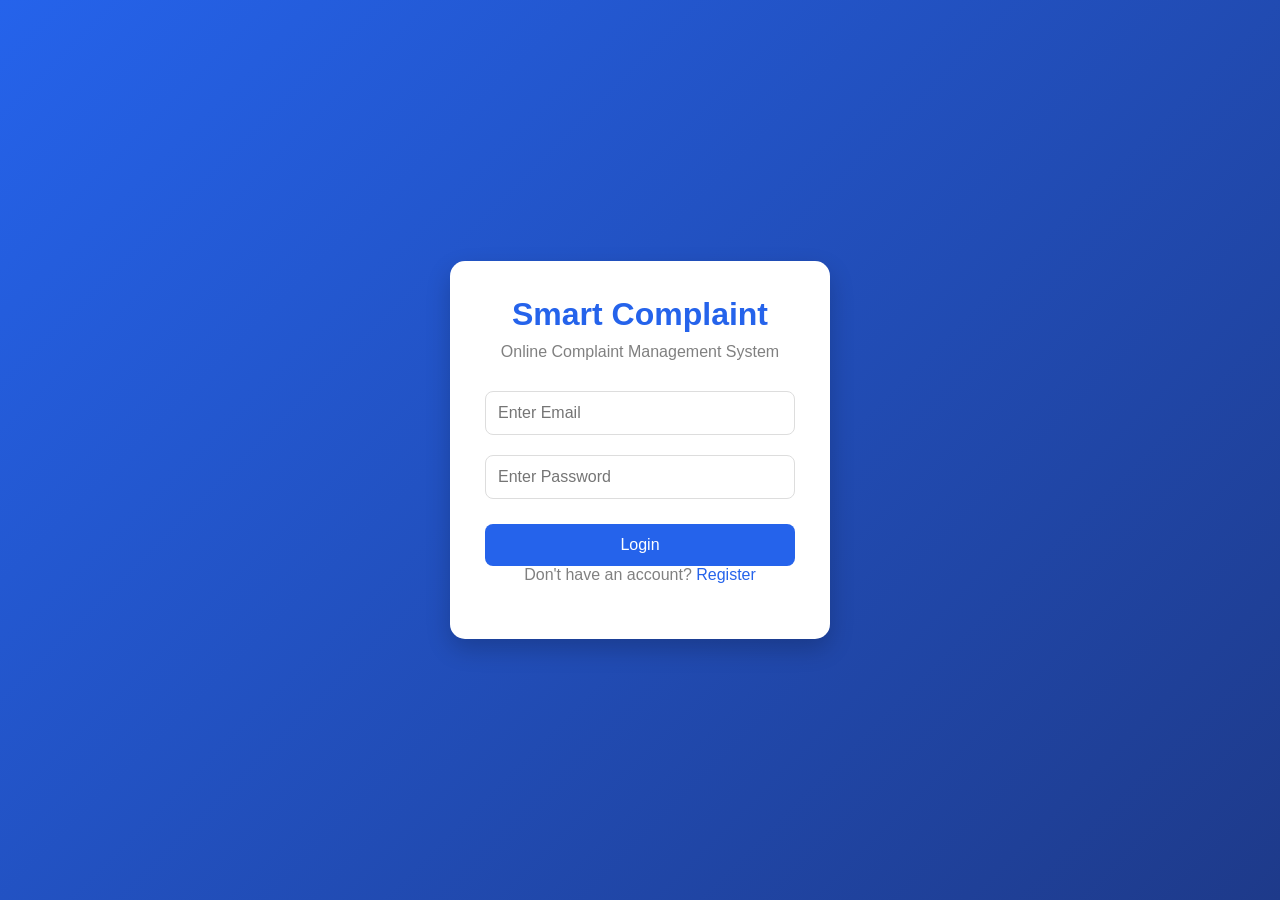
<file: SmartComplaint/target/classes/static/index.html>
<!DOCTYPE html>
<html lang="en">
<head>
    <meta charset="UTF-8">
    <meta name="viewport" content="width=device-width, initial-scale=1.0">
    <title>Smart Complaint Management</title>

    <link rel="stylesheet" href="css/style.css">
</head>
<body>

<div class="container">

    <div class="login-card">

        <h1>Smart Complaint</h1>
        <p>Online Complaint Management System</p>

        <form id="loginForm">

            <input
                    type="email"
                    id="email"
                    placeholder="Enter Email"
                    required>

            <input
                    type="password"
                    id="password"
                    placeholder="Enter Password"
                    required>

            <button type="submit">
                Login
            </button>

        </form>

        <p>
            Don't have an account?
            <a href="register.html">
                Register
            </a>
        </p>

    </div>

</div>

<script src="js/login.js"></script>

</body>
</html>
</file>
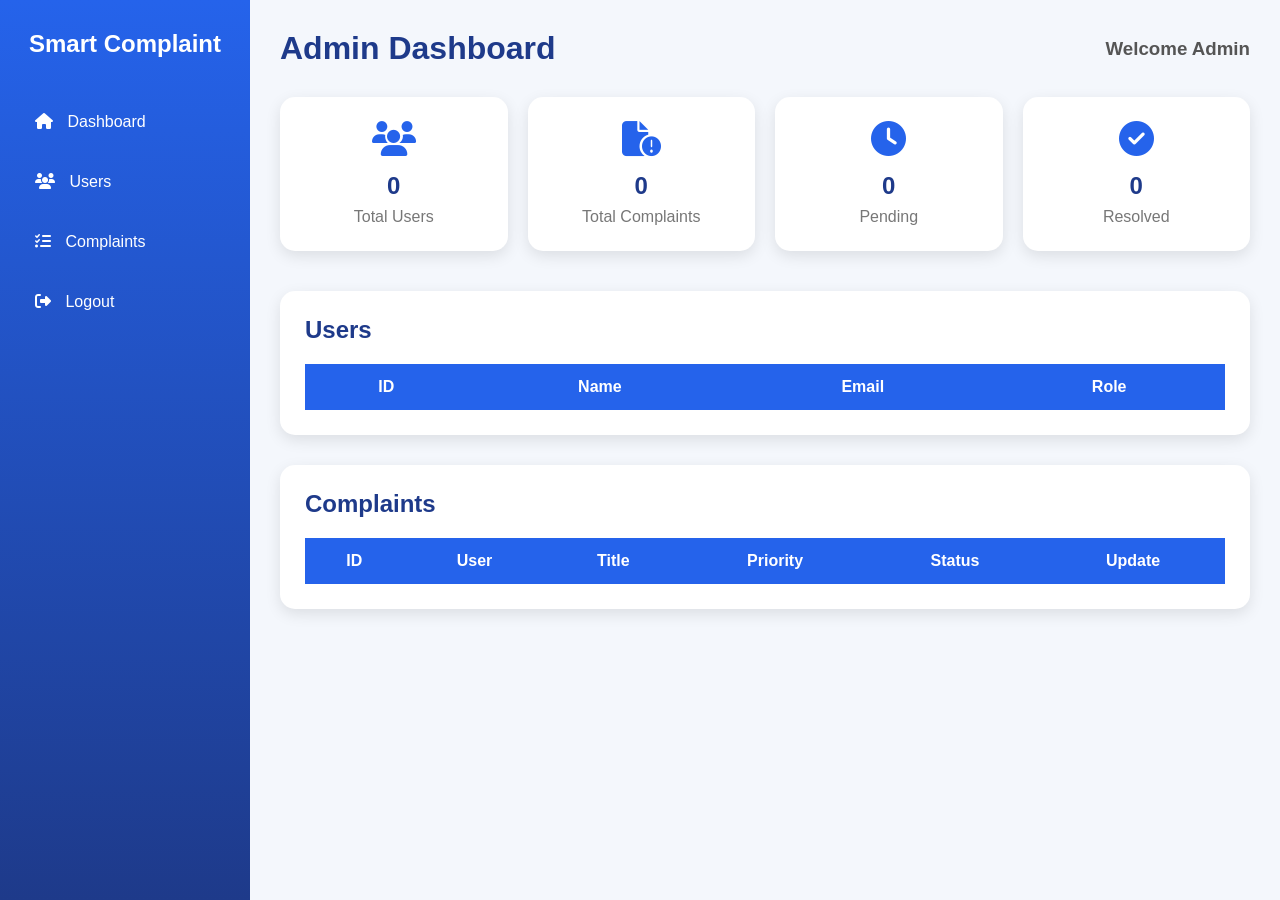
<file: SmartComplaint/target/classes/static/admin.html>
<!DOCTYPE html>
<html lang="en">

<head>

    <meta charset="UTF-8">

    <meta name="viewport" content="width=device-width, initial-scale=1.0">

    <title>Admin Dashboard</title>

    <link rel="stylesheet" href="css/admin.css">

    <link rel="stylesheet"
          href="https://cdnjs.cloudflare.com/ajax/libs/font-awesome/6.5.2/css/all.min.css">

</head>

<body>

<div class="container">

    <!-- Sidebar -->

    <aside class="sidebar">

        <h2>Smart Complaint</h2>

        <ul>

            <li onclick="showDashboard()">

                <i class="fa-solid fa-house"></i>

                Dashboard

            </li>

            <li onclick="showUsers()">

                <i class="fa-solid fa-users"></i>

                Users

            </li>

            <li onclick="showComplaints()">

                <i class="fa-solid fa-list-check"></i>

                Complaints

            </li>

            <li onclick="logout()">

                <i class="fa-solid fa-right-from-bracket"></i>

                Logout

            </li>

        </ul>

    </aside>

    <!-- Main Content -->

    <main class="main-content">

        <header>

            <h1>Admin Dashboard</h1>

            <h3 id="adminName">
                Welcome Admin
            </h3>

        </header>

        <!-- Dashboard Cards -->

        <section class="cards" id="dashboardSection">

            <div class="card">

                <i class="fa-solid fa-users"></i>

                <h2 id="totalUsers">0</h2>

                <p>Total Users</p>

            </div>

            <div class="card">

                <i class="fa-solid fa-file-circle-exclamation"></i>

                <h2 id="totalComplaints">0</h2>

                <p>Total Complaints</p>

            </div>

            <div class="card">

                <i class="fa-solid fa-clock"></i>

                <h2 id="pendingCount">0</h2>

                <p>Pending</p>

            </div>

            <div class="card">

                <i class="fa-solid fa-circle-check"></i>

                <h2 id="resolvedCount">0</h2>

                <p>Resolved</p>

            </div>

        </section>

        <!-- Users -->

        <section class="table-section" id="usersSection">

            <h2>Users</h2>

            <table>

                <thead>

                <tr>

                    <th>ID</th>
                    <th>Name</th>
                    <th>Email</th>
                    <th>Role</th>

                </tr>

                </thead>

                <tbody id="userTable">

                </tbody>

            </table>

        </section>

        <!-- Complaints -->

        <section class="table-section" id="complaintsSection">

            <h2>Complaints</h2>

            <table>

                <thead>

                <tr>

                    <th>ID</th>
                    <th>User</th>
                    <th>Title</th>
                    <th>Priority</th>
                    <th>Status</th>
                    <th>Update</th>

                </tr>

                </thead>

                <tbody id="complaintTable">

                </tbody>

            </table>

        </section>

    </main>

</div>

<script src="js/admin.js"></script>

</body>

</html>
</file>
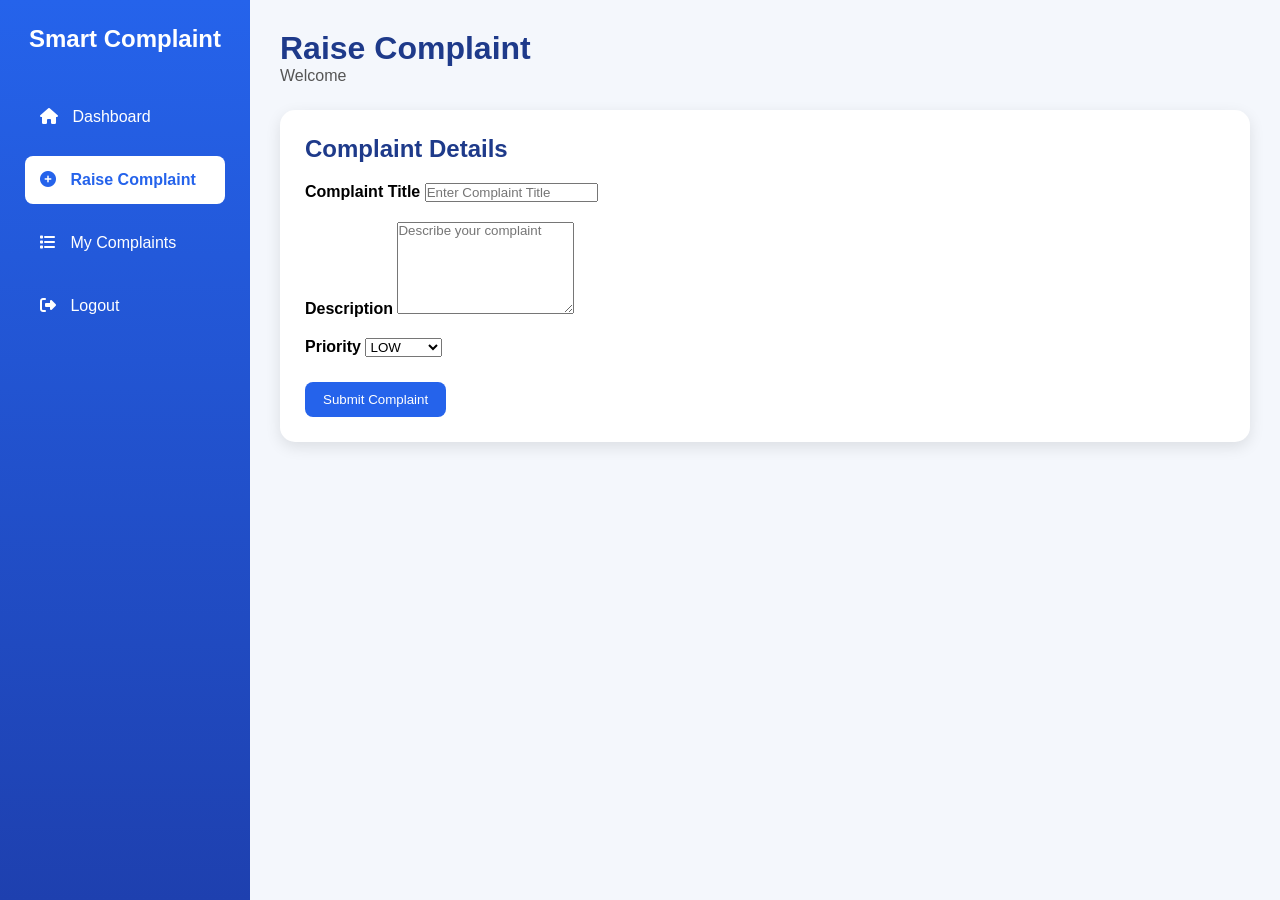
<file: SmartComplaint/target/classes/static/complaint.html>
<!DOCTYPE html>
<html lang="en">

<head>

    <meta charset="UTF-8">

    <meta name="viewport"
          content="width=device-width, initial-scale=1.0">

    <title>Raise Complaint</title>

    <link rel="stylesheet"
          href="css/dashboard.css">

    <link rel="stylesheet"
          href="https://cdnjs.cloudflare.com/ajax/libs/font-awesome/6.5.2/css/all.min.css">

</head>

<body>

<div class="container">

    <!-- Sidebar -->

    <aside class="sidebar">

        <h2>Smart Complaint</h2>

        <ul>

            <li onclick="window.location.href='dashboard.html'">

                <i class="fa-solid fa-house"></i>

                Dashboard

            </li>

            <li class="active">

                <i class="fa-solid fa-circle-plus"></i>

                Raise Complaint

            </li>

            <li onclick="window.location.href='mycomplaints.html'">

                <i class="fa-solid fa-list"></i>

                My Complaints

            </li>

            <li onclick="logout()">

                <i class="fa-solid fa-right-from-bracket"></i>

                Logout

            </li>

        </ul>

    </aside>

    <!-- Main Content -->

    <main class="main-content">

        <header>

            <div>

                <h1>Raise Complaint</h1>

                <p id="welcomeUser">

                    Welcome

                </p>

            </div>

        </header>

        <!-- Complaint Form -->

        <section class="table-section">

            <h2>Complaint Details</h2>

            <form id="complaintForm">

                <div style="margin-bottom:20px;">

                    <label><b>Complaint Title</b></label>

                    <input
                            type="text"
                            id="title"
                            placeholder="Enter Complaint Title"
                            required>

                </div>

                <div style="margin-bottom:20px;">

                    <label><b>Description</b></label>

                    <textarea
                            id="description"
                            rows="6"
                            placeholder="Describe your complaint"
                            required></textarea>

                </div>

                <div style="margin-bottom:25px;">

                    <label><b>Priority</b></label>

                    <select id="priority">

                        <option value="LOW">

                            LOW

                        </option>

                        <option value="MEDIUM">

                            MEDIUM

                        </option>

                        <option value="HIGH">

                            HIGH

                        </option>

                    </select>

                </div>

                <button type="submit">

                    Submit Complaint

                </button>

            </form>

        </section>

    </main>

</div>

<script src="js/complaint.js"></script>

</body>

</html>
</file>
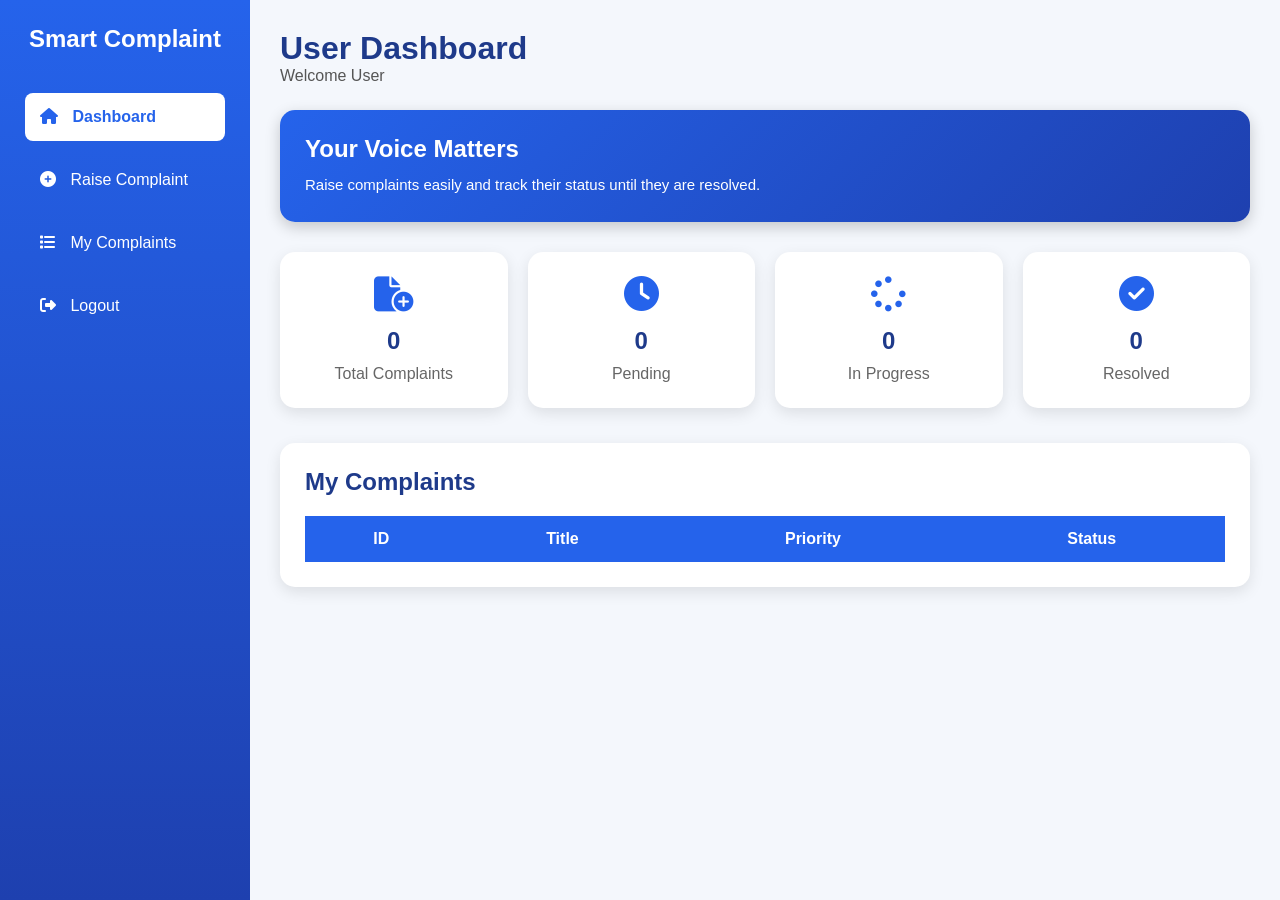
<file: SmartComplaint/target/classes/static/dashboard.html>
<!DOCTYPE html>
<html lang="en">

<head>

    <meta charset="UTF-8">

    <meta name="viewport"
          content="width=device-width, initial-scale=1.0">

    <title>User Dashboard</title>

    <link rel="stylesheet"
          href="css/dashboard.css">

    <link rel="stylesheet"
          href="https://cdnjs.cloudflare.com/ajax/libs/font-awesome/6.5.2/css/all.min.css">

</head>

<body>

<div class="container">

    <!-- Sidebar -->

    <aside class="sidebar">

        <h2>Smart Complaint</h2>

        <ul>

            <li class="active">

                <i class="fa-solid fa-house"></i>

                Dashboard

            </li>

            <li onclick="window.location.href='complaint.html'">

                <i class="fa-solid fa-circle-plus"></i>

                Raise Complaint

            </li>

            <li onclick="window.location.href='mycomplaints.html'">

                <i class="fa-solid fa-list"></i>

                My Complaints

            </li>

            <li onclick="logout()">

                <i class="fa-solid fa-right-from-bracket"></i>

                Logout

            </li>

        </ul>

    </aside>

    <!-- Main Content -->

    <main class="main-content">

        <!-- Header -->

        <header>

            <div>

                <h1>User Dashboard</h1>

                <p id="welcomeUser">
                    Welcome User
                </p>

            </div>

        </header>

        <!-- Welcome Card -->

        <section class="welcome-card">

            <h2>Your Voice Matters</h2>

            <p>

                Raise complaints easily and track their
                status until they are resolved.

            </p>

        </section>

        <!-- Dashboard Cards -->

        <section class="cards">

            <div class="card">

                <i class="fa-solid fa-file-circle-plus"></i>

                <h2 id="totalComplaints">

                    0

                </h2>

                <p>Total Complaints</p>

            </div>

            <div class="card">

                <i class="fa-solid fa-clock"></i>

                <h2 id="pendingCount">

                    0

                </h2>

                <p>Pending</p>

            </div>

            <div class="card">

                <i class="fa-solid fa-spinner"></i>

                <h2 id="progressCount">

                    0

                </h2>

                <p>In Progress</p>

            </div>

            <div class="card">

                <i class="fa-solid fa-circle-check"></i>

                <h2 id="resolvedCount">

                    0

                </h2>

                <p>Resolved</p>

            </div>

        </section>

        <!-- Recent Complaints -->

        <section class="table-section">

            <h2>My Complaints</h2>

            <table>

                <thead>

                <tr>

                    <th>ID</th>

                    <th>Title</th>

                    <th>Priority</th>

                    <th>Status</th>

                </tr>

                </thead>

                <tbody id="complaintTable">

                </tbody>

            </table>

        </section>

    </main>

</div>

<script src="js/dashboard.js"></script>

</body>

</html>
</file>
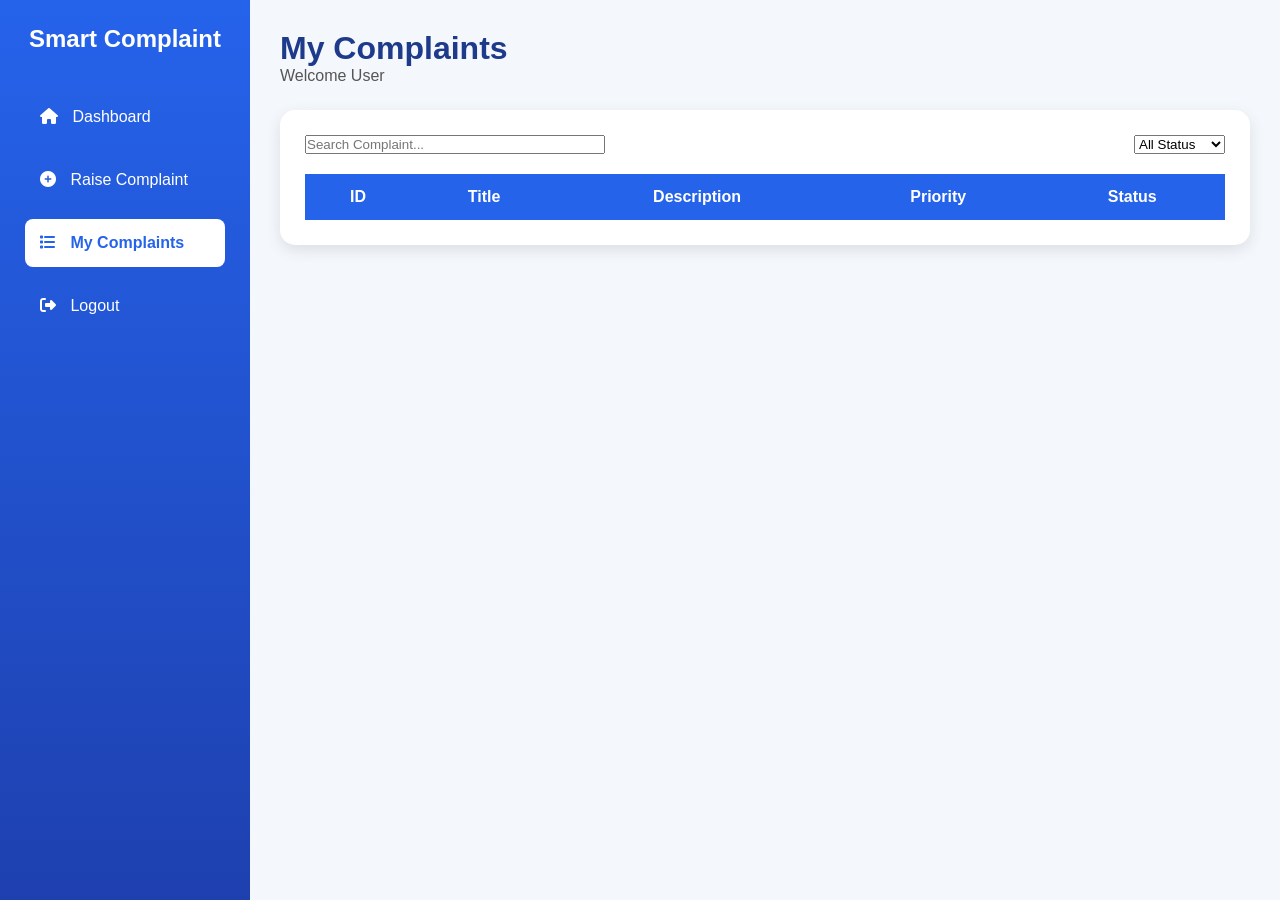
<file: SmartComplaint/target/classes/static/mycomplaints.html>
<!DOCTYPE html>
<html lang="en">

<head>

    <meta charset="UTF-8">

    <meta name="viewport"
          content="width=device-width, initial-scale=1.0">

    <title>My Complaints</title>

    <link rel="stylesheet"
          href="css/dashboard.css">

    <link rel="stylesheet"
          href="https://cdnjs.cloudflare.com/ajax/libs/font-awesome/6.5.2/css/all.min.css">

</head>

<body>

<div class="container">

    <!-- Sidebar -->

    <aside class="sidebar">

        <h2>Smart Complaint</h2>

        <ul>

            <li onclick="window.location.href='dashboard.html'">

                <i class="fa-solid fa-house"></i>

                Dashboard

            </li>

            <li onclick="window.location.href='complaint.html'">

                <i class="fa-solid fa-circle-plus"></i>

                Raise Complaint

            </li>

            <li class="active">

                <i class="fa-solid fa-list"></i>

                My Complaints

            </li>

            <li onclick="logout()">

                <i class="fa-solid fa-right-from-bracket"></i>

                Logout

            </li>

        </ul>

    </aside>

    <!-- Main -->

    <main class="main-content">

        <header>

            <div>

                <h1>My Complaints</h1>

                <p id="welcomeUser">
                    Welcome User
                </p>

            </div>

        </header>

        <!-- Search -->

        <section class="table-section">

            <div style="display:flex;justify-content:space-between;align-items:center;margin-bottom:20px;">

                <input
                        type="text"
                        id="search"
                        placeholder="Search Complaint..."
                        style="width:300px;">

                <select id="statusFilter">

                    <option value="ALL">

                        All Status

                    </option>

                    <option value="PENDING">

                        Pending

                    </option>

                    <option value="IN_PROGRESS">

                        In Progress

                    </option>

                    <option value="RESOLVED">

                        Resolved

                    </option>

                </select>

            </div>

            <table>

                <thead>

                <tr>

                    <th>ID</th>

                    <th>Title</th>

                    <th>Description</th>

                    <th>Priority</th>

                    <th>Status</th>

                </tr>

                </thead>

                <tbody id="complaintTable">

                </tbody>

            </table>

        </section>

    </main>

</div>

<script src="js/mycomplaints.js"></script>

</body>

</html>
</file>
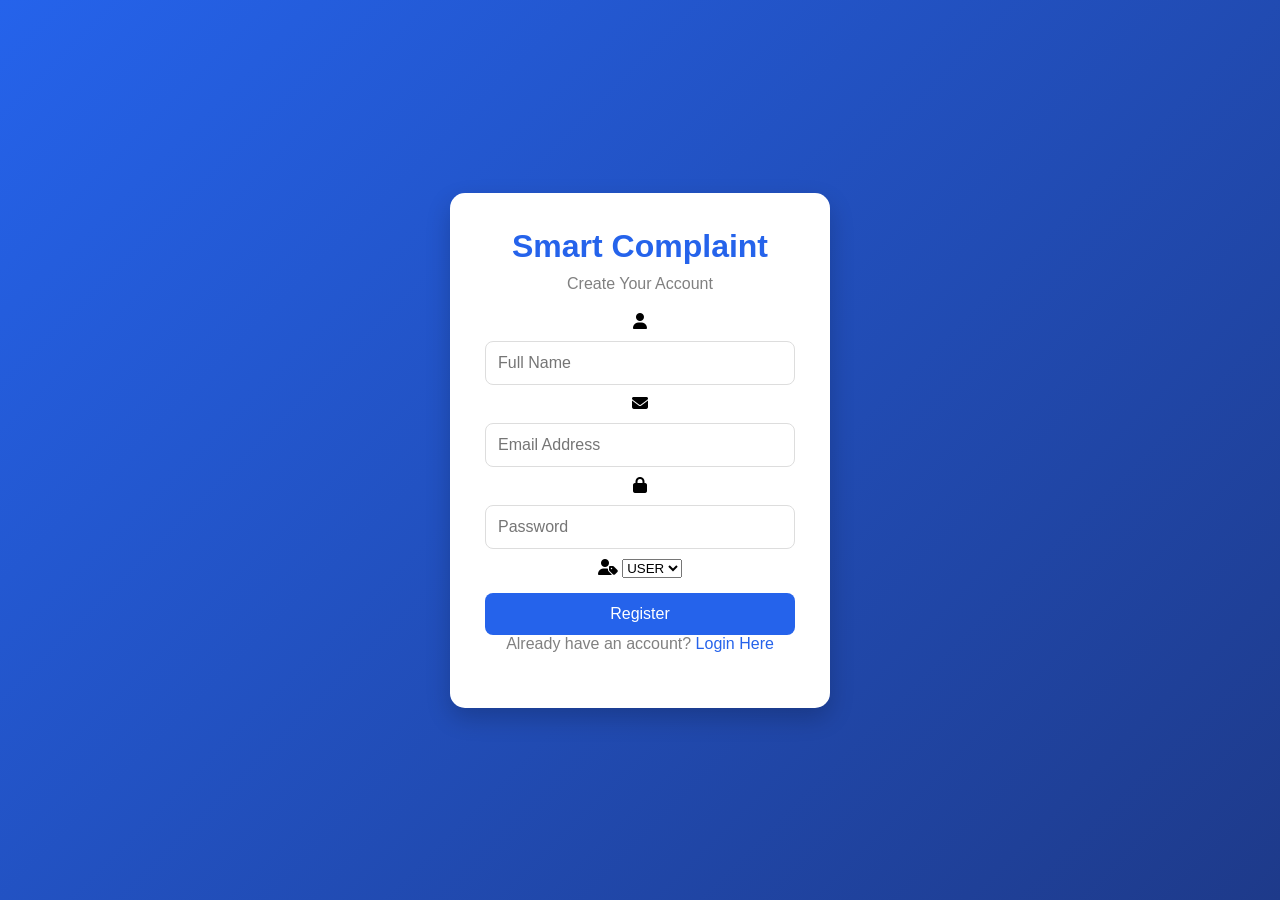
<file: SmartComplaint/target/classes/static/register.html>
<!DOCTYPE html>
<html lang="en">

<head>

    <meta charset="UTF-8">

    <meta name="viewport"
          content="width=device-width, initial-scale=1.0">

    <title>User Registration</title>

    <link rel="stylesheet"
          href="css/style.css">

    <link rel="stylesheet"
          href="https://cdnjs.cloudflare.com/ajax/libs/font-awesome/6.5.2/css/all.min.css">

</head>

<body>

<div class="container">

    <div class="login-card">

        <h1>Smart Complaint</h1>

        <p>Create Your Account</p>

        <form id="registerForm">

            <div class="input-group">

                <i class="fa-solid fa-user"></i>

                <input
                        type="text"
                        id="name"
                        placeholder="Full Name"
                        required>

            </div>

            <div class="input-group">

                <i class="fa-solid fa-envelope"></i>

                <input
                        type="email"
                        id="email"
                        placeholder="Email Address"
                        required>

            </div>

            <div class="input-group">

                <i class="fa-solid fa-lock"></i>

                <input
                        type="password"
                        id="password"
                        placeholder="Password"
                        required>

            </div>

            <div class="input-group">

                <i class="fa-solid fa-user-tag"></i>

                <select id="role">

                    <option value="USER">

                        USER

                    </option>

                </select>

            </div>

            <button type="submit">

                Register

            </button>

        </form>

        <p class="bottom-text">

            Already have an account?

            <a href="index.html">

                Login Here

            </a>

        </p>

    </div>

</div>

<script src="js/register.js"></script>

</body>

</html>
</file>
<file: SmartComplaint/target/classes/static/css/style.css>
*{
    margin:0;
    padding:0;
    box-sizing:border-box;
    font-family:Arial, Helvetica, sans-serif;
}

body{

    height:100vh;

    display:flex;
    justify-content:center;
    align-items:center;

    background:linear-gradient(135deg,#2563eb,#1e3a8a);
}

.container{

    width:100%;
    display:flex;
    justify-content:center;
}

.login-card{

    width:380px;

    background:white;

    padding:35px;

    border-radius:15px;

    box-shadow:0 10px 25px rgba(0,0,0,.2);

    text-align:center;
}

.login-card h1{

    color:#2563eb;
    margin-bottom:10px;
}

.login-card p{

    color:gray;
    margin-bottom:20px;
}

input{

    width:100%;

    padding:12px;

    margin:10px 0;

    border:1px solid #ddd;

    border-radius:8px;

    font-size:16px;
}

button{

    width:100%;

    padding:12px;

    margin-top:15px;

    border:none;

    background:#2563eb;

    color:white;

    border-radius:8px;

    font-size:16px;

    cursor:pointer;
}

button:hover{

    background:#1d4ed8;
}

a{

    text-decoration:none;

    color:#2563eb;
}
</file>
<file: SmartComplaint/target/classes/static/css/admin.css>
*{
    margin:0;
    padding:0;
    box-sizing:border-box;
    font-family:Arial, Helvetica, sans-serif;
}

body{
    background:#f4f7fc;
}

.container{
    display:flex;
    min-height:100vh;
}

/* Sidebar */

.sidebar{

    width:250px;

    background:linear-gradient(180deg,#2563eb,#1e3a8a);

    color:white;

    padding:30px 20px;
}

.sidebar h2{

    text-align:center;

    margin-bottom:40px;
}

.sidebar ul{

    list-style:none;
}

.sidebar ul li{

    padding:15px;

    margin-bottom:12px;

    border-radius:8px;

    cursor:pointer;

    transition:.3s;
}

.sidebar ul li:hover{

    background:rgba(255,255,255,.2);
}

.sidebar ul li i{

    margin-right:10px;
}

.active{

    background:white;

    color:#2563eb;

    font-weight:bold;
}

/* Main */

.main-content{

    flex:1;

    padding:30px;
}

/* Header */

header{

    display:flex;

    justify-content:space-between;

    align-items:center;

    margin-bottom:30px;
}

header h1{

    color:#1e3a8a;
}

header h3{

    color:#555;
}

/* Cards */

.cards{

    display:grid;

    grid-template-columns:repeat(auto-fit,minmax(220px,1fr));

    gap:20px;

    margin-bottom:40px;
}

.card{

    background:white;

    padding:25px;

    border-radius:15px;

    text-align:center;

    box-shadow:0 5px 15px rgba(0,0,0,.1);

    transition:.3s;
}

.card:hover{

    transform:translateY(-5px);
}

.card i{

    font-size:35px;

    color:#2563eb;

    margin-bottom:15px;
}

.card h2{

    color:#1e3a8a;

    margin-bottom:8px;
}

.card p{

    color:#777;
}

/* Tables */

.table-section{

    margin-top:30px;

    background:white;

    padding:25px;

    border-radius:15px;

    box-shadow:0 5px 15px rgba(0,0,0,.1);
}

.table-section h2{

    margin-bottom:20px;

    color:#1e3a8a;
}

table{

    width:100%;

    border-collapse:collapse;
}

thead{

    background:#2563eb;

    color:white;
}

th{

    padding:14px;

    text-align:center;
}

td{

    padding:12px;

    border-bottom:1px solid #ddd;

    text-align:center;
}

tr:hover{

    background:#f5f5f5;
}

/* Status */

.pending{

    color:#f59e0b;

    font-weight:bold;
}

.progress{

    color:#2563eb;

    font-weight:bold;
}

.resolved{

    color:#16a34a;

    font-weight:bold;
}

/* Dropdown */

select{

    padding:8px;

    border-radius:6px;

    border:1px solid #ccc;
}

/* Button */

button{

    padding:8px 15px;

    border:none;

    background:#2563eb;

    color:white;

    border-radius:6px;

    cursor:pointer;

    transition:.3s;
}

button:hover{

    background:#1d4ed8;
}

/* Responsive */

@media(max-width:900px){

    .container{

        flex-direction:column;
    }

    .sidebar{

        width:100%;
    }

    header{

        flex-direction:column;

        gap:10px;
    }

    .cards{

        grid-template-columns:1fr;
    }

    table{

        font-size:14px;
    }
}
</file>
<file: SmartComplaint/target/classes/static/css/dashboard.css>
*{
    margin:0;
    padding:0;
    box-sizing:border-box;
    font-family:Arial, Helvetica, sans-serif;
}

body{
    background:#f4f7fc;
}

.container{
    display:flex;
    min-height:100vh;
}

/* Sidebar */

.sidebar{

    width:250px;

    background:linear-gradient(180deg,#2563eb,#1e40af);

    color:white;

    padding:25px;
}

.sidebar h2{

    text-align:center;

    margin-bottom:40px;
}

.sidebar ul{

    list-style:none;
}

.sidebar ul li{

    padding:15px;

    margin-bottom:15px;

    cursor:pointer;

    border-radius:8px;

    transition:.3s;
}

.sidebar ul li:hover{

    background:rgba(255,255,255,.2);
}

.sidebar ul li i{

    margin-right:10px;
}

.active{

    background:white;

    color:#2563eb;

    font-weight:bold;
}

/* Main */

.main-content{

    flex:1;

    padding:30px;
}

/* Header */

header{

    display:flex;

    justify-content:space-between;

    align-items:center;

    margin-bottom:25px;
}

header h1{

    color:#1e3a8a;
}

header p{

    color:#555;
}

/* Welcome Card */

.welcome-card{

    background:linear-gradient(135deg,#2563eb,#1e40af);

    color:white;

    padding:25px;

    border-radius:15px;

    margin-bottom:30px;

    box-shadow:0 5px 15px rgba(0,0,0,.2);
}

.welcome-card h2{

    margin-bottom:10px;
}

.welcome-card p{

    font-size:15px;

    line-height:24px;
}

/* Cards */

.cards{

    display:grid;

    grid-template-columns:repeat(auto-fit,minmax(220px,1fr));

    gap:20px;

    margin-bottom:35px;
}

.card{

    background:white;

    padding:25px;

    border-radius:15px;

    text-align:center;

    box-shadow:0 5px 15px rgba(0,0,0,.1);

    transition:.3s;
}

.card:hover{

    transform:translateY(-5px);
}

.card i{

    font-size:35px;

    color:#2563eb;

    margin-bottom:15px;
}

.card h2{

    color:#1e3a8a;

    margin-bottom:10px;
}

.card p{

    color:#666;
}

/* Complaint Table */

.table-section{

    background:white;

    padding:25px;

    border-radius:15px;

    box-shadow:0 5px 15px rgba(0,0,0,.1);
}

.table-section h2{

    margin-bottom:20px;

    color:#1e3a8a;
}

table{

    width:100%;

    border-collapse:collapse;
}

thead{

    background:#2563eb;

    color:white;
}

th{

    padding:14px;
}

td{

    padding:14px;

    text-align:center;

    border-bottom:1px solid #ddd;
}

tr:hover{

    background:#f5f5f5;
}

/* Status */

.pending{

    color:#f59e0b;

    font-weight:bold;
}

.progress{

    color:#2563eb;

    font-weight:bold;
}

.resolved{

    color:#16a34a;

    font-weight:bold;
}

/* Buttons */

button{

    background:#2563eb;

    color:white;

    border:none;

    padding:10px 18px;

    border-radius:8px;

    cursor:pointer;

    transition:.3s;
}

button:hover{

    background:#1d4ed8;
}

/* Responsive */

@media(max-width:900px){

    .container{

        flex-direction:column;
    }

    .sidebar{

        width:100%;
    }

    .cards{

        grid-template-columns:1fr;
    }

    table{

        font-size:14px;
    }

}
</file>
